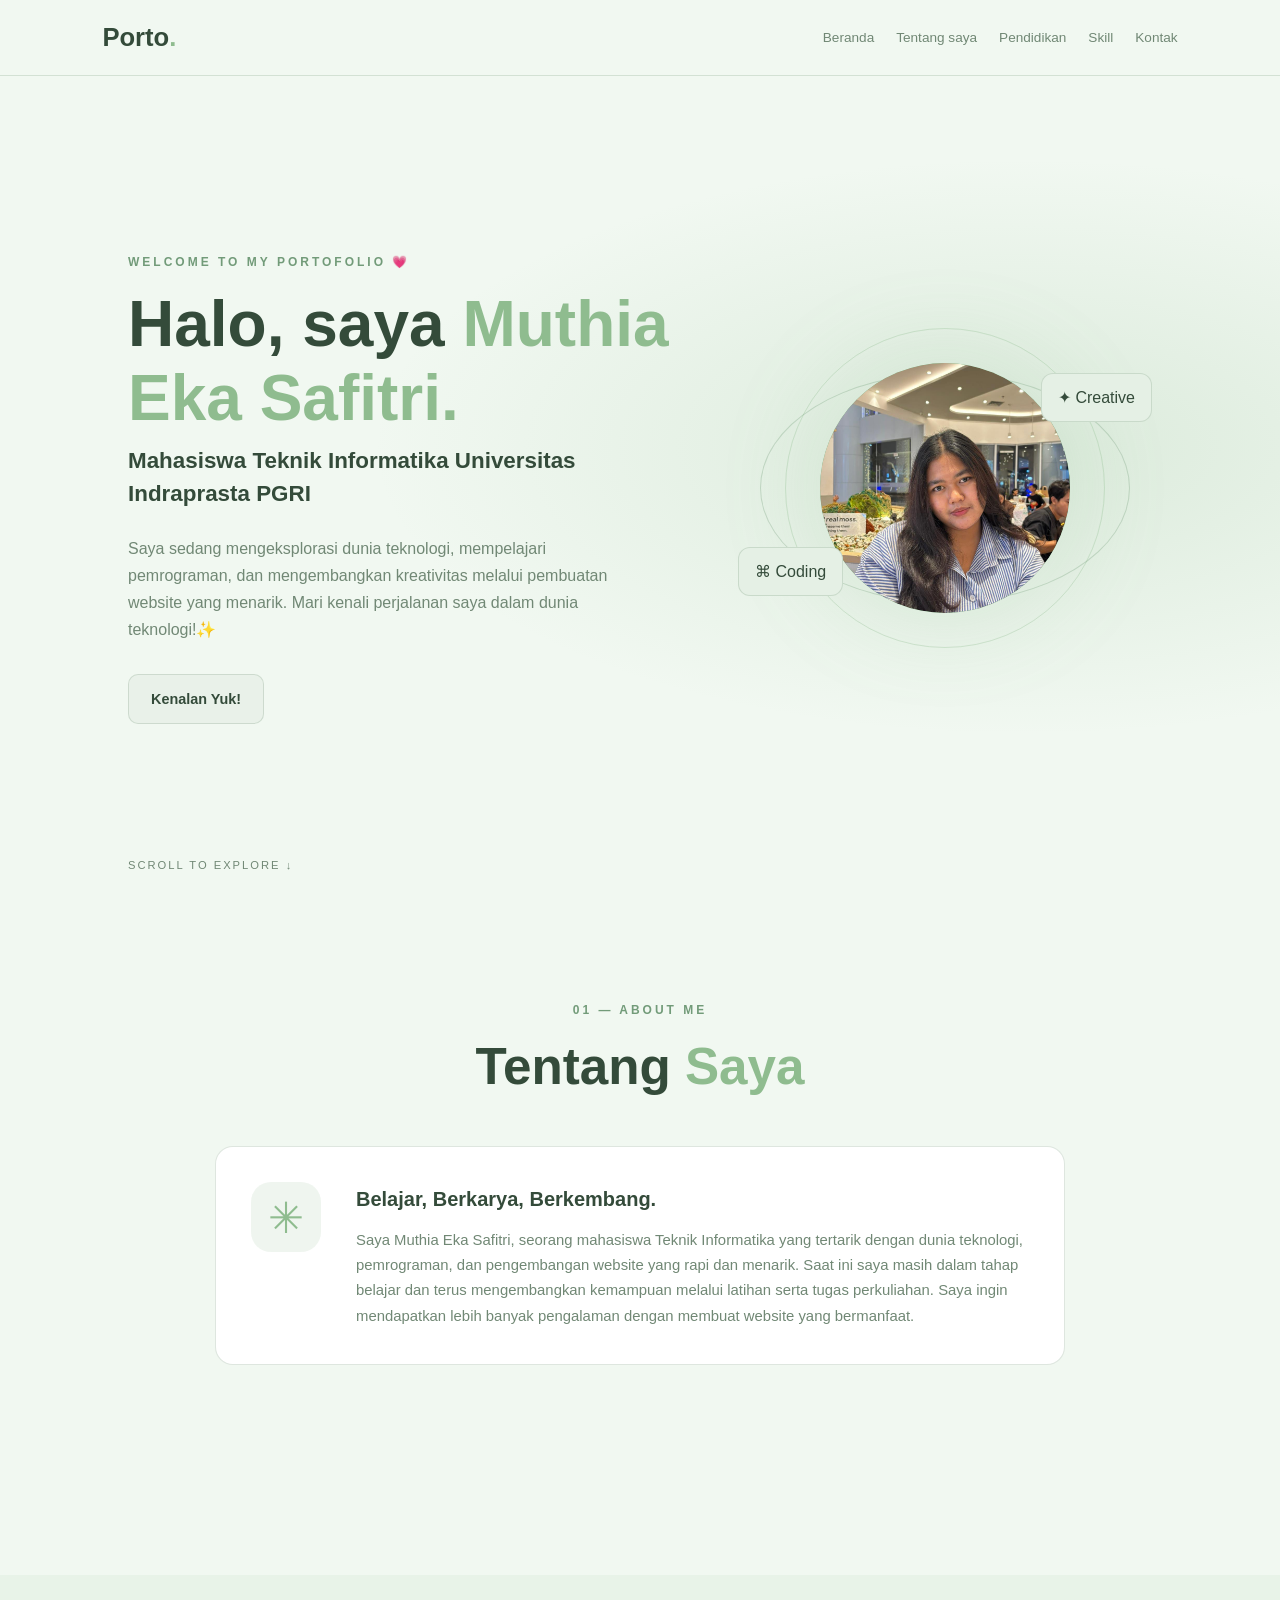
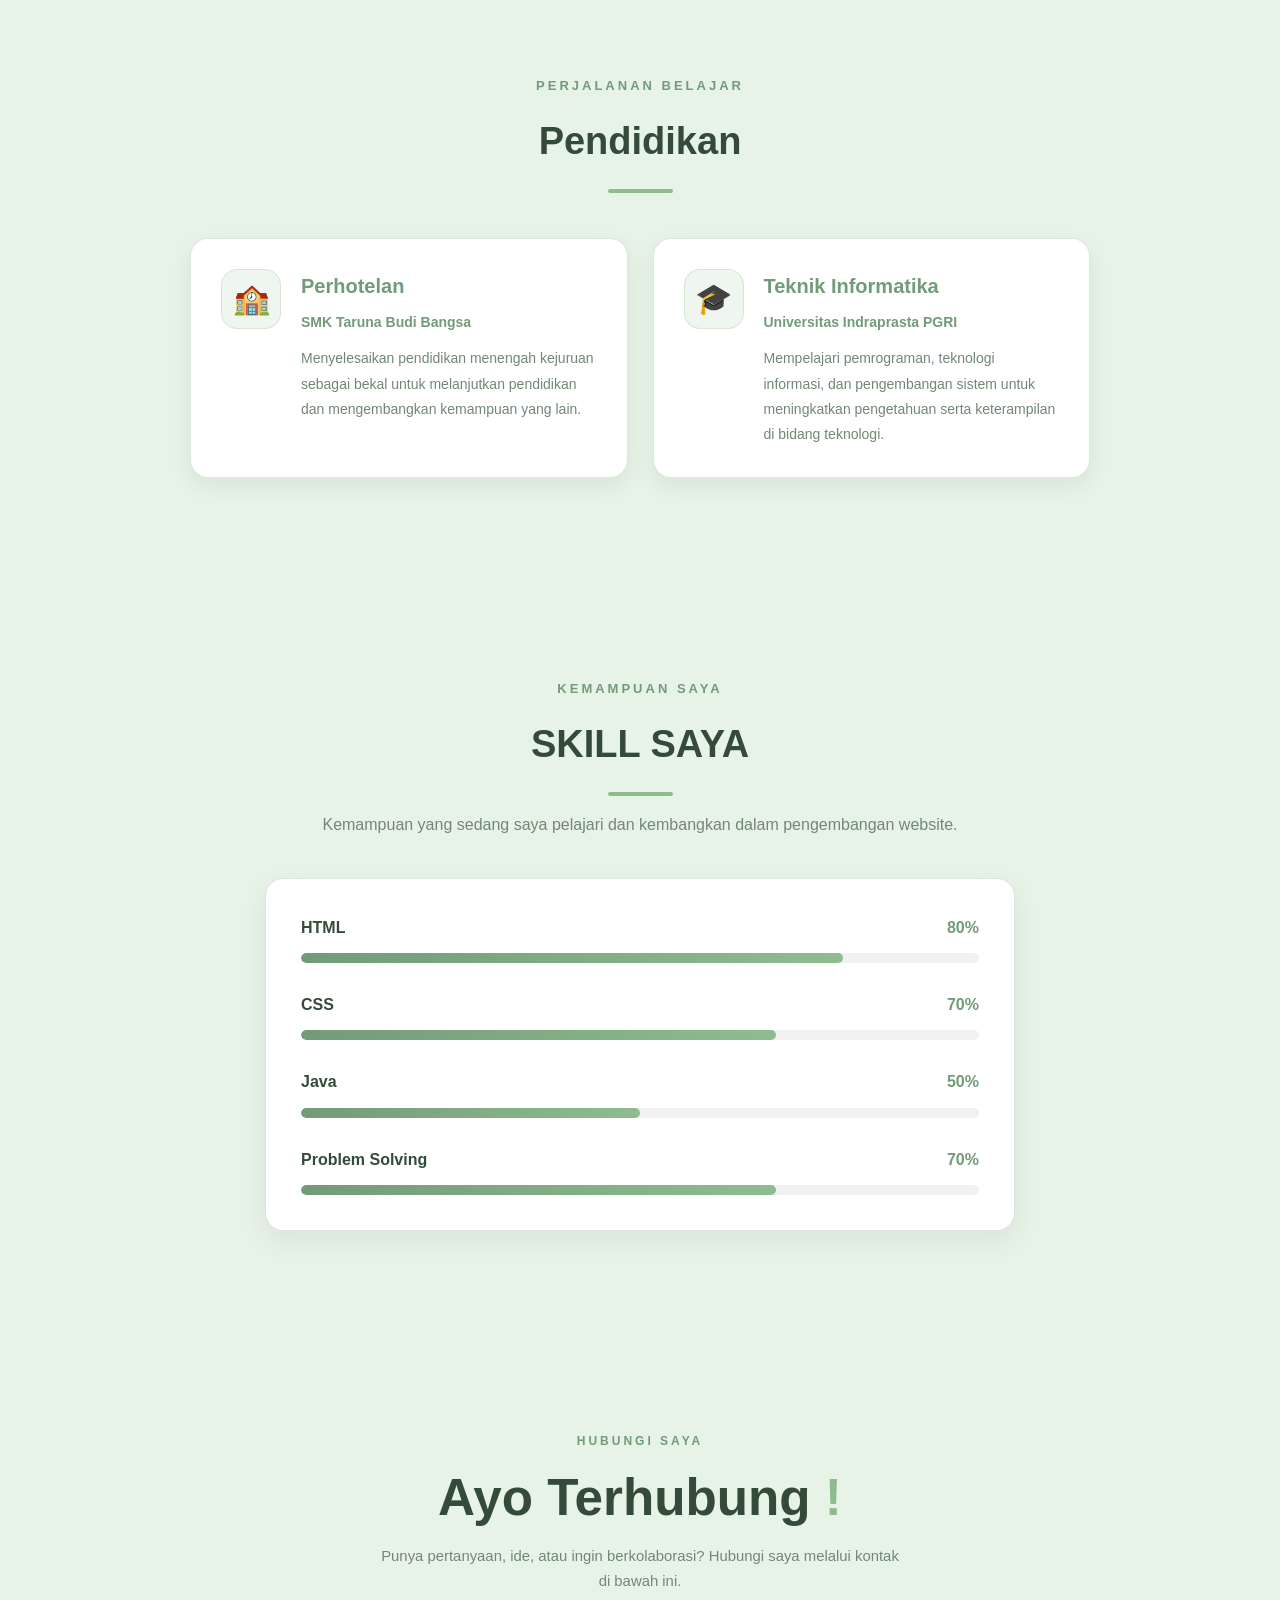
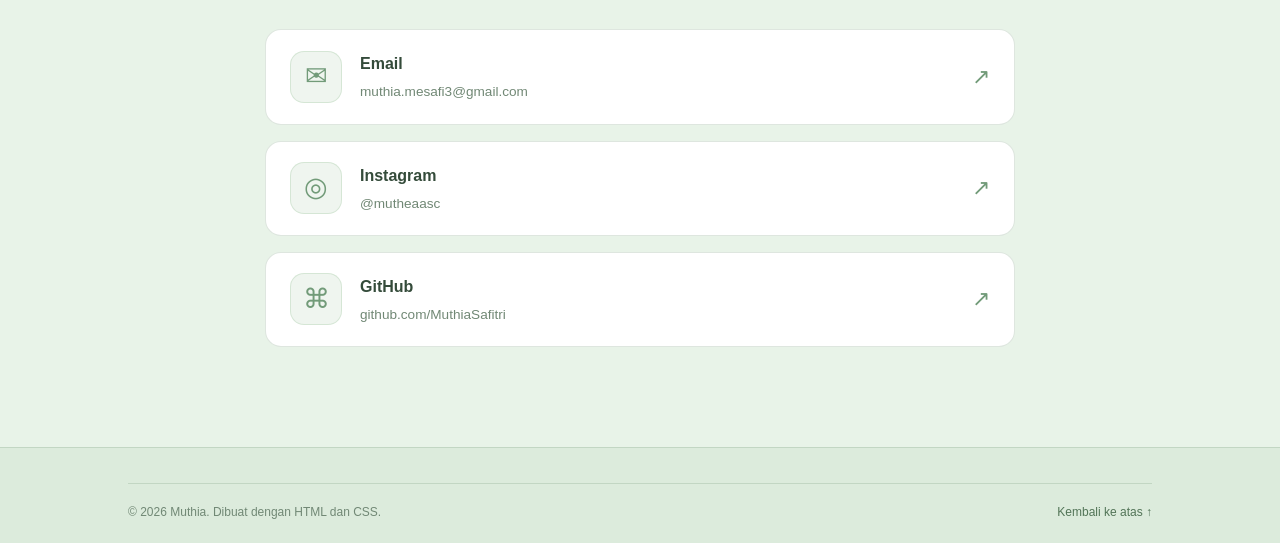
<file: index.html>
<!DOCTYPE html>
<html lang="id">
<head>
  <meta charset="UTF-8">
  <meta name="viewport" content="width=device-width, initial-scale=1.0">
  <title>Portfolio Muthia Eka Safitri</title>
  <link rel="stylesheet" href="portofolio2.css">
</head>
<body>
<header class="navbar">
  <a href="#home" class="logo">Porto<span>.</span></a>
  <nav>
    <a href="#home">Beranda</a>
    <a href="#about">Tentang saya</a>
    <a href="#pendidikan">Pendidikan</a>
    <a href="#skill">Skill</a>
    <a href="#kontak">Kontak</a>
  </nav>
</header>
  <main> 
    <!-- BERANDA -->
    <section id="home" class="hero section">
      <div class="hero-content reveal">
        <p class="eyebrow">WELCOME TO MY PORTOFOLIO 💗</p>
        <h1>Halo, saya <span>Muthia Eka Safitri.</span></h1>
        <h2>Mahasiswa Teknik Informatika Universitas Indraprasta PGRI</h2>
        <p class="description">Saya sedang mengeksplorasi dunia teknologi, mempelajari pemrograman, 
                               dan mengembangkan kreativitas melalui pembuatan website yang menarik. 

                               Mari kenali perjalanan saya dalam dunia teknologi!✨</p>
        <div class="actions">
          <a class="btn secondary" href="#about">Kenalan Yuk!</a>
        </div>
      </div>
      <div class="hero-art reveal">
        <div class="orbit orbit-one"></div>
        <div class="orbit orbit-two"></div>
        <div class="profile-circle">
          <img src="Muthia.jpeg" alt="Foto Muthia">
        </div>
        <div class="floating-tag tag-one">✦ Creative</div>
        <div class="floating-tag tag-two">⌘ Coding</div>
      </div>
      <a class="scroll-hint" href="#about">SCROLL TO EXPLORE ↓</a>
    </section>

    <!-- TENTANG SAYA -->
    <section id="about" class="section content-section">
      <div class="section-heading reveal">
        <p class="eyebrow">01 — ABOUT ME</p>
        <h2>Tentang <span>Saya</span></h2>
      </div>
      <div class="about-card reveal">
        <div class="about-symbol">✳</div>
        <div>
          <h3>Belajar, Berkarya, Berkembang.</h3>
          <p> Saya Muthia Eka Safitri, seorang mahasiswa Teknik Informatika
              yang tertarik dengan dunia teknologi, pemrograman,
              dan pengembangan website yang rapi dan menarik. Saat ini saya 
              masih dalam tahap belajar dan terus mengembangkan kemampuan 
              melalui latihan serta tugas perkuliahan. Saya ingin mendapatkan lebih banyak
              pengalaman dengan membuat website yang bermanfaat.</p>
        </div>
      </div>
    </section>

    <!-- PENDIDIKAN -->
    <section id="pendidikan" class="section section-pink">
          <p class="subtitle">PERJALANAN BELAJAR</p>
          <h2 class="section-title">Pendidikan</h2>

          <div class="education-container">

         <div class="education-card">
            <div class="education-icon">🏫</div>
            <div>
                <h3>Perhotelan</h3>
                <p>SMK Taruna Budi Bangsa </p>
                <p class="description">
                    Menyelesaikan pendidikan menengah kejuruan
                    sebagai bekal untuk melanjutkan pendidikan
                    dan mengembangkan kemampuan yang lain.
                </p>
            </div>
        </div>

        <div class="education-card">
            <div class="education-icon">🎓</div>
            <div>
                <h3>Teknik Informatika</h3>
                <p>Universitas Indraprasta PGRI</p>
                <p class="description">
                    Mempelajari pemrograman, teknologi informasi,
                    dan pengembangan sistem untuk meningkatkan
                    pengetahuan serta keterampilan di bidang teknologi.
                </p>
            </div>
        </div>

      </div>
    </section>

    <!-- SKILL -->
    <section id="skill" class="section">
    <p class="subtitle">KEMAMPUAN SAYA</p>
    <h2 class="section-title">SKILL SAYA</h2>
    <p class="section-description">
        Kemampuan yang sedang saya pelajari dan kembangkan
        dalam pengembangan website. 
    </p>

    <div class="skills-box">

        <div class="skill-item">
            <div class="skill-info">
                <h3>HTML</h3>
                <span>80%</span>
            </div>
            <div class="skill-bar">
                <div class="skill-progress html"></div>
            </div>
        </div>

        <div class="skill-item">
            <div class="skill-info">
                <h3>CSS</h3>
                <span>70%</span>
            </div>
            <div class="skill-bar">
                <div class="skill-progress css"></div>
            </div>
        </div>

        <div class="skill-item">
            <div class="skill-info">
                <h3>Java</h3>
                <span>50%</span>
            </div>
            <div class="skill-bar">
                <div class="skill-progress java"></div>
            </div>
        </div>

        <div class="skill-item">
            <div class="skill-info">
                <h3>Problem Solving</h3>
                <span>70%</span>
            </div>
            <div class="skill-bar">
                <div class="skill-progress problem"></div>
            </div>
        </div>

      </div>
    </section>

<!-- KONTAK -->
    <section id="kontak" class="section contact-section">
      <div class="contact-card">
        <p class="eyebrow">HUBUNGI SAYA</p>
        <h2>Ayo Terhubung <span>!</span></h2>
        <p>
            Punya pertanyaan, ide, atau ingin berkolaborasi?
            Hubungi saya melalui kontak di bawah ini.
        </p>

        <div class="contact-list">

            
            <a href="https://mail.google.com/mail/?view=cm&fs=1&to=muthia.mesafi3@gmail.com"
               target="_blank"
               rel="noopener noreferrer"
               class="contact-item">

                <div class="contact-icon">✉</div>

                <div class="contact-info">
                     <h3>Email</h3>
                     <p>muthia.mesafi3@gmail.com</p>
                 </div>

                 <span class="contact-arrow">↗</span>
            </a>


            <a href="https://www.instagram.com/mutheaasc/"
               target="_blank" rel="noopener noreferrer"
               class="contact-item">
                <div class="contact-icon">◎</div>
                <div class="contact-info">
                    <h3>Instagram</h3>
                    <p>@mutheaasc</p>
                </div>
                <span class="contact-arrow">↗</span>
            </a>

            <a href="https://github.com/MuthiaSafitri"
               target="_blank" rel="noopener noreferrer"
               class="contact-item">
                <div class="contact-icon">⌘</div>
                <div class="contact-info">
                    <h3>GitHub</h3>
                    <p>github.com/MuthiaSafitri</p>
                </div>
                <span class="contact-arrow">↗</span>
            </a>

        </div>
      </div>
    </section>

  </main>

  <footer class="footer">
    <div class="footer-bottom">
      <span>© 2026 Muthia. Dibuat dengan HTML dan CSS.</span>
      <a href="#home">Kembali ke atas ↑</a>
    </div>
  </footer>
</body>
</html>
</file>
<file: portofolio2.css>
:root {
  --bg: #f1f8f1;
  --panel: #fff;
  --text: #344b3a;
  --muted: #718875;
  --accent: #8fbc8f;
  --accent2: #729b79;
  --line: rgba(92, 130, 98, .2);
}

* {
  margin: 0;
  padding: 0;
  box-sizing: border-box;
}

html {
  scroll-behavior: smooth;
  scroll-padding-top: 85px;
}

body {
  background: var(--bg);
  color: var(--text);
  font-family: "Segoe UI", sans-serif;
  line-height: 1.7;
}

a {
  color: inherit;
  text-decoration: none;
}

/* NAVBAR */
.navbar {
  min-height: 76px;
  padding: 15px 8%;
  display: flex;
  align-items: center;
  justify-content: space-between;
  gap: 20px;
  background: rgba(241, 248, 241, .94);
  backdrop-filter: blur(16px);
  position: sticky;
  top: 0;
  z-index: 100;
  border-bottom: 1px solid var(--line);
}

.logo {
  font-size: 1.6rem;
  font-weight: 850;
}

.logo span,
h1 span,
h2 span {
  color: var(--accent);
}

nav {
  display: flex;
  gap: 22px;
  flex-wrap: wrap;
}

nav a {
  color: var(--muted);
  font-size: .85rem;
  transition: .3s;
}

nav a:hover {
  color: var(--accent2);
}

/* SECTION UMUM */
.section {
  padding: 100px 10%;
  position: relative;
  scroll-margin-top: 75px;
}

.content-section {
  min-height: 75vh;
}

.section-pink,
#skill,
.contact-section {
  background: #e8f3e8;
}

.eyebrow {
  color: var(--accent2);
  font-size: .75rem;
  letter-spacing: 3px;
  font-weight: bold;
  margin-bottom: 16px;
}

.section-heading {
  text-align: center;
  margin: 0 auto 48px;
}

.section-heading h2,
.contact-card h2 {
  font-size: clamp(2rem, 4vw, 3.2rem);
  line-height: 1.2;
}

.section-heading > p:last-child {
  color: var(--muted);
  margin-top: 12px;
}

/* BERANDA */
.hero {
  min-height: calc(100vh - 76px);
  display: grid;
  grid-template-columns: 1.15fr .85fr;
  align-items: center;
  gap: 50px;
  overflow: hidden;
  background: radial-gradient(
    ellipse at 80% 45%,
    rgba(143, 188, 143, .22),
    transparent 45%
  );
}

.hero-content {
  min-width: 0;
  position: relative;
  z-index: 2;
}

.hero h1 {
  font-size: clamp(2.5rem, 5vw, 4.5rem);
  line-height: 1.15;
}

.hero h2 {
  font-size: 1.4rem;
  line-height: 1.5;
  margin-top: 8px;
}

.description {
  color: var(--muted);
  max-width: 520px;
  margin-top: 24px;
}

.actions {
  display: flex;
  gap: 14px;
  flex-wrap: wrap;
  margin-top: 30px;
}

.btn {
  display: inline-block;
  padding: 12px 22px;
  border-radius: 10px;
  font-size: .9rem;
  font-weight: bold;
  transition: .3s;
}

.btn:hover {
  transform: translateY(-4px);
  box-shadow: 0 12px 30px #0002;
}

.primary {
  background: var(--accent);
  color: var(--text);
}

.secondary {
  border: 1px solid var(--line);
  background: #344b3a0a;
}

/* FOTO PROFIL */
.hero-art {
  width: 100%;
  min-width: 0;
  min-height: 360px;
  display: grid;
  place-items: center;
  position: relative;
}

.profile-circle {
  position: relative;
  width: 250px;
  height: 250px;
  aspect-ratio: 1;
  border-radius: 50%;
  overflow: hidden;
  flex-shrink: 0;
  z-index: 2;
  background: linear-gradient(135deg, var(--accent), var(--accent2));
  box-shadow: 0 0 100px #8fbc8f35;
  animation: float 5s ease-in-out infinite;
}

.profile-circle img {
  position: absolute;
  inset: 0;
  width: 100%;
  height: 100%;
  max-width: none;
  object-fit: cover;
  object-position: center;
  border-radius: 50%;
}

.orbit {
  position: absolute;
  width: 320px;
  height: 320px;
  border: 1px solid #8fbc8f50;
  border-radius: 50%;
  animation: spin 20s linear infinite;
  pointer-events: none;
}

.orbit-two {
  width: 370px;
  height: 230px;
  border-color: #729b7950;
  animation-direction: reverse;
}

.floating-tag {
  position: absolute;
  padding: 10px 16px;
  background: #e5f0e5;
  border: 1px solid var(--line);
  border-radius: 12px;
  z-index: 3;
  animation: float 4s ease-in-out infinite;
}

.tag-one {
  top: 18%;
  right: 0;
}

.tag-two {
  bottom: 20%;
  left: 0;
  animation-delay: -2s;
}

.scroll-hint {
  position: absolute;
  bottom: 25px;
  left: 10%;
  font-size: .7rem;
  letter-spacing: 2px;
  color: var(--muted);
}

/* TENTANG SAYA */
.about-card {
  max-width: 850px;
  margin: auto;
  padding: 35px;
  display: grid;
  grid-template-columns: 80px 1fr;
  gap: 25px;
  background: var(--panel);
  border: 1px solid var(--line);
  border-radius: 18px;
}

.about-symbol {
  width: 70px;
  height: 70px;
  display: grid;
  place-items: center;
  border-radius: 20px;
  background: #8fbc8f25;
  color: var(--accent);
  font-size: 2.7rem;
}

.about-card h3 {
  font-size: 1.25rem;
  margin-bottom: 12px;
}

.about-card p {
  color: var(--muted);
  font-size: .93rem;
}

/* PENDIDIKAN DAN SKILL */
.section-pink,
#skill {
  color: var(--text);
  text-align: center;
}

.subtitle {
  color: var(--accent2);
  font-size: 13px;
  font-weight: bold;
  letter-spacing: 3px;
  margin-bottom: 12px;
}

.section-title {
  color: var(--text);
  font-size: 38px;
  font-weight: 800;
  margin-bottom: 45px;
}

.section-title::after {
  content: "";
  display: block;
  width: 65px;
  height: 4px;
  background: var(--accent);
  border-radius: 10px;
  margin: 15px auto 0;
}

/* KARTU PENDIDIKAN */
.education-container {
  max-width: 900px;
  margin: auto;
  display: grid;
  grid-template-columns: repeat(2, minmax(0, 1fr));
  gap: 25px;
  text-align: left;
}

.education-card {
  display: flex;
  align-items: flex-start;
  gap: 20px;
  padding: 30px;
  background: #fff;
  border: 1px solid var(--line);
  border-radius: 18px;
  box-shadow: 0 8px 25px #0001;
  transition: .3s;
}

.education-card:hover {
  transform: translateY(-8px);
  border-color: #8fbc8f80;
  box-shadow: 0 18px 35px #0002;
}

.education-icon {
  min-width: 60px;
  height: 60px;
  display: flex;
  align-items: center;
  justify-content: center;
  background: #8fbc8f25;
  border: 1px solid #8fbc8f45;
  border-radius: 16px;
  font-size: 30px;
  transition: .3s;
}

.education-card:hover .education-icon {
  transform: scale(1.1);
}

.education-card h3 {
  color: var(--accent2);
  font-size: 20px;
  margin-bottom: 8px;
}

.education-card > div:last-child > p:first-of-type {
  color: var(--accent2);
  font-size: 14px;
  font-weight: 700;
  margin-bottom: 12px;
}

.education-card .description {
  color: var(--muted);
  font-size: 14px;
  line-height: 1.8;
  margin-top: 0;
}

/* SKILL */
#skill .section-title {
  margin-bottom: 15px;
}

.section-description {
  color: var(--muted);
  margin-bottom: 40px;
}

.skills-box {
  max-width: 750px;
  margin: auto;
  padding: 35px;
  background: #fff;
  border: 1px solid var(--line);
  border-radius: 18px;
  box-shadow: 0 10px 30px #0001;
  text-align: left;
  transition: .3s;
}

.skills-box:hover {
  transform: translateY(-5px);
  border-color: #8fbc8f80;
  box-shadow: 0 18px 35px #0002;
}

.skill-item {
  margin-bottom: 28px;
}

.skill-item:last-child {
  margin-bottom: 0;
}

.skill-info {
  display: flex;
  justify-content: space-between;
  align-items: center;
  margin-bottom: 12px;
}

.skill-info h3 {
  color: var(--text);
  font-size: 16px;
}

.skill-info span {
  color: var(--accent2);
  font-weight: bold;
}

.skill-bar {
  width: 100%;
  height: 10px;
  background: #344b3a12;
  border-radius: 20px;
  overflow: hidden;
}

.skill-progress {
  height: 100%;
  border-radius: 20px;
  background: linear-gradient(90deg, var(--accent2), var(--accent));
  transform-origin: left;
  animation: skillFill 1.5s ease both;
}

.skill-progress.html { width: 80%; }
.skill-progress.css { width: 70%; }
.skill-progress.java { width: 50%; }
.skill-progress.problem { width: 70%; }

/* KONTAK */
.contact-section {
  padding: 100px 10%;
  display: grid;
  place-items: center;
  text-align: center;
}

.contact-card {
  width: 100%;
  max-width: 750px;
}

.contact-card h2 {
  color: var(--text);
  margin-bottom: 15px;
}

.contact-card > p:not(.eyebrow) {
  color: var(--muted);
  max-width: 520px;
  margin: 0 auto 35px;
  font-size: .93rem;
}

.contact-list {
  display: grid;
  gap: 16px;
  text-align: left;
}

.contact-item {
  display: flex;
  align-items: center;
  gap: 18px;
  padding: 20px 24px;
  background: #fff;
  border: 1px solid var(--line);
  border-radius: 16px;
  transition: .3s;
}

.contact-item:hover {
  transform: translateY(-4px);
  border-color: #8fbc8f90;
  background: #e5f0e5;
  box-shadow: 0 12px 30px #0002;
}

.contact-icon {
  width: 52px;
  height: 52px;
  flex-shrink: 0;
  display: grid;
  place-items: center;
  background: #8fbc8f25;
  color: var(--accent2);
  border: 1px solid #8fbc8f45;
  border-radius: 14px;
  font-size: 27px;
}

.contact-info {
  flex: 1;
  min-width: 0;
}

.contact-info h3 {
  color: var(--text);
  font-size: 1rem;
  margin-bottom: 3px;
}

.contact-info p {
  color: var(--muted);
  font-size: .85rem;
  overflow-wrap: anywhere;
}

.contact-arrow {
  color: var(--accent2);
  font-size: 1.4rem;
  transition: .3s;
}

.contact-item:hover .contact-arrow {
  transform: translate(3px, -3px);
}

/* FOOTER */
.footer {
  padding: 35px 10% 20px;
  background: #dcebdc;
  border-top: 1px solid var(--line);
  text-align: center;
}

.footer-bottom {
  padding-top: 18px;
  border-top: 1px solid var(--line);
  display: flex;
  justify-content: space-between;
  gap: 15px;
  flex-wrap: wrap;
  color: var(--muted);
  font-size: .75rem;
}

.footer-bottom a {
  color: #527457;
}

.footer-bottom a:hover {
  color: var(--text);
}

/* ANIMASI */
.reveal {
  animation: appear linear both;
  animation-timeline: view();
  animation-range: entry 0% entry 35%;
}

@keyframes appear {
  from {
    opacity: 0;
    transform: translateY(35px);
  }
  to {
    opacity: 1;
    transform: translateY(0);
  }
}

@keyframes float {
  0%, 100% { transform: translateY(0); }
  50% { transform: translateY(-12px); }
}

@keyframes spin {
  to { rotate: 360deg; }
}

@keyframes skillFill {
  from { transform: scaleX(0); }
  to { transform: scaleX(1); }
}

/* RESPONSIVE */
@media (max-width: 900px) {
  .navbar {
    padding: 15px 5%;
    flex-wrap: wrap;
  }

  nav { gap: 10px 18px; }
  .section { padding: 85px 7%; }

  .hero {
    grid-template-columns: 1fr .9fr;
    gap: 25px;
  }

  .hero h1 { font-size: clamp(2.2rem, 4vw, 3.3rem); }
  .hero h2 { font-size: 1.15rem; }
  .hero-art { min-height: 320px; }

  .profile-circle {
    width: 220px;
    height: 220px;
  }

  .orbit {
    width: 280px;
    height: 280px;
  }

  .orbit-two {
    width: 320px;
    height: 210px;
  }

  .education-container { gap: 18px; }
  .education-card { padding: 22px; }
}

@media (max-width: 650px) {
  .navbar { justify-content: center; }
  nav { justify-content: center; }

  .hero {
    grid-template-columns: 1fr;
    text-align: center;
  }

  .hero-art { min-height: 280px; }
  .actions { justify-content: center; }
  .description { margin-inline: auto; }

  .education-container { grid-template-columns: 1fr; }
  .about-card { grid-template-columns: 1fr; }
  .skills-box { padding: 24px; }
  .education-card { padding: 20px; }
  .contact-item { padding: 16px; }
  .scroll-hint { display: none; }
}

/* AKSESIBILITAS */
@media (prefers-reduced-motion: reduce) {
  *,
  *::before,
  *::after {
    animation: none !important;
    scroll-behavior: auto !important;
  }
}
</file>
